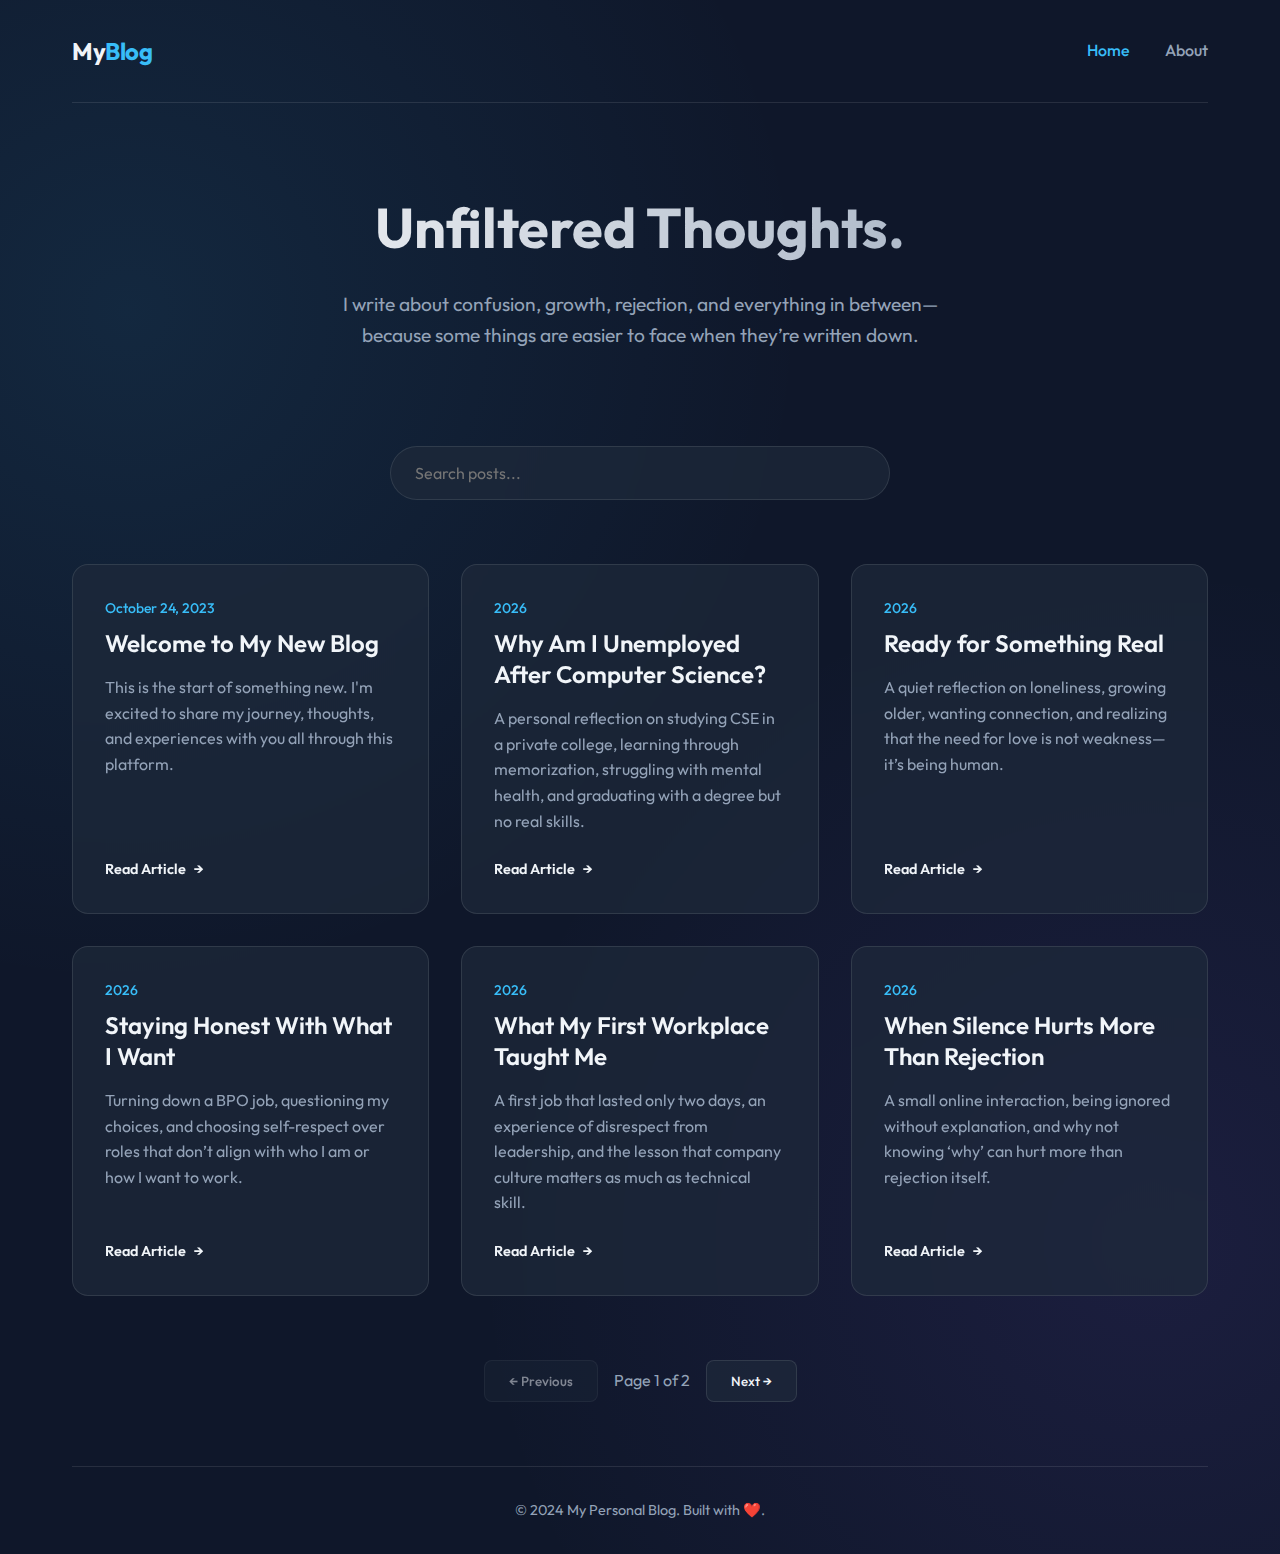
<file: index.html>
<!DOCTYPE html>
<html lang="en">

<head>
    <meta charset="UTF-8">
    <meta name="viewport" content="width=device-width, initial-scale=1.0">
    <title>My Personal Blog</title>
    <link rel="stylesheet" href="css/style.css">
</head>

<body>

    <div class="container">
        <header>
            <a href="index.html" class="logo">My<span>Blog</span></a>
            <nav>
                <a href="index.html" class="active">Home</a>
                <a href="about.html">About</a>
            </nav>
        </header>

        <section class="hero">
            <h1>Unfiltered Thoughts.</h1>
            <p>I write about confusion, growth, rejection, and everything in between—because some things are easier to
                face when they’re written down.</p>
        </section>

        <div class="search-container">
            <input type="text" id="search-input" placeholder="Search posts...">
        </div>

        <div id="blog-grid" class="blog-grid">
            <!-- Posts will be injected here by JS -->
        </div>

        <div class="pagination">
            <button id="prev-btn" class="page-btn">← Previous</button>
            <span id="page-info" style="align-self: center; color: var(--text-secondary);">Page 1 of 1</span>
            <button id="next-btn" class="page-btn">Next →</button>
        </div>

        <footer>
            <p>&copy; 2024 My Personal Blog. Built with ❤️.</p>
        </footer>
    </div>

    <!-- Load Data First -->
    <script src="js/data.js"></script>
    <!-- Load Logic Second -->
    <script src="js/script.js"></script>
</body>

</html>
</file>
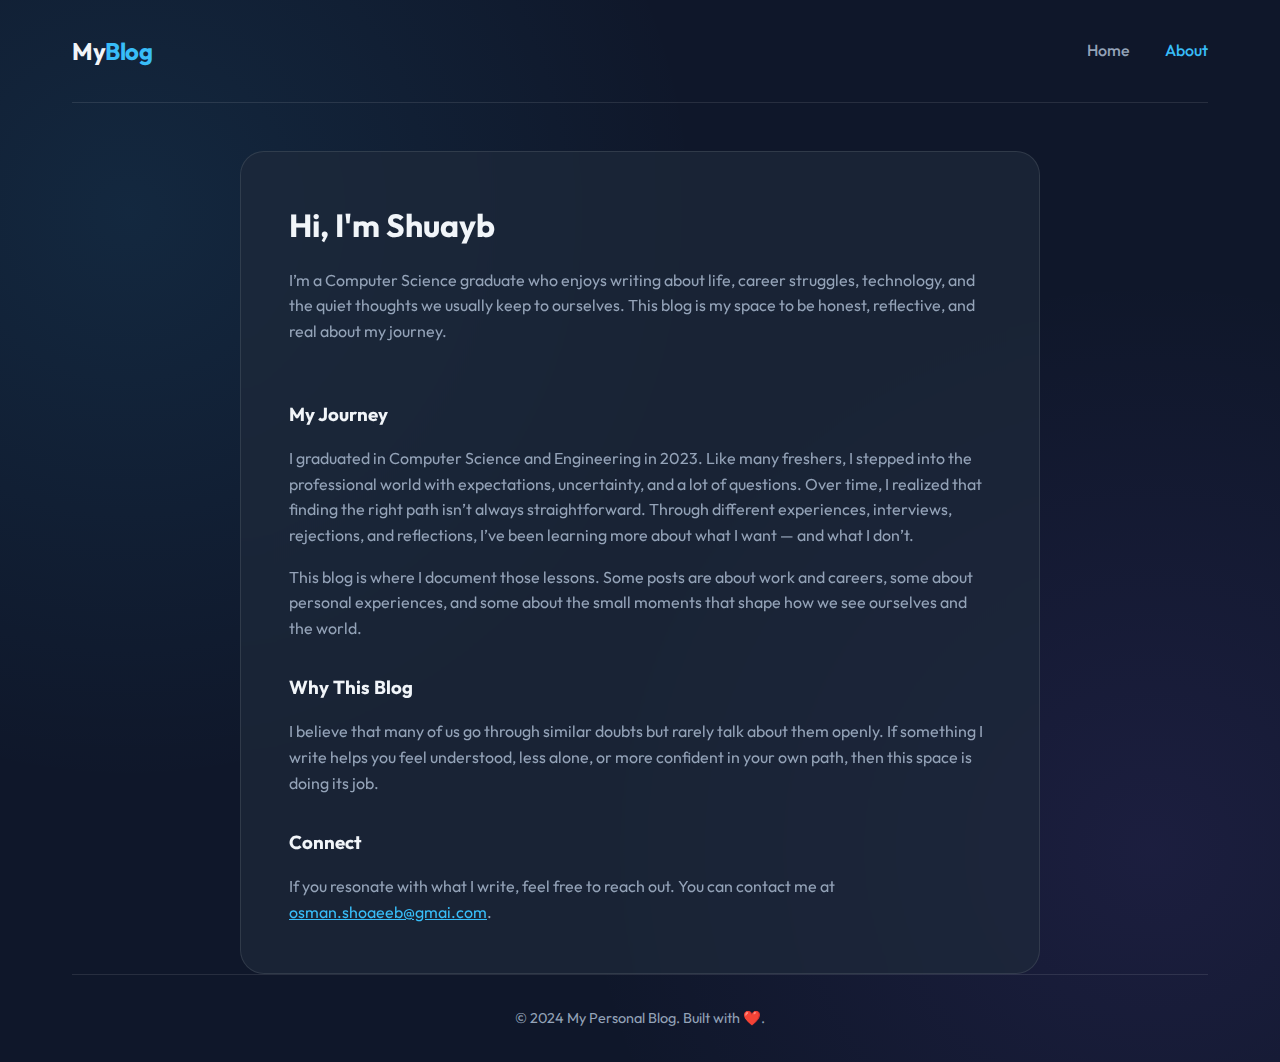
<file: about.html>
<!DOCTYPE html>
<html lang="en">

<head>
    <meta charset="UTF-8">
    <meta name="viewport" content="width=device-width, initial-scale=1.0">
    <title>About Me - My Personal Blog</title>
    <link rel="stylesheet" href="css/style.css">
</head>

<body>

    <div class="container">
        <header>
            <a href="index.html" class="logo">My<span>Blog</span></a>
            <nav>
                <a href="index.html">Home</a>
                <a href="about.html" class="active">About</a>
            </nav>
        </header>

        <section class="about-section">
            <div class="about-header">
                <!-- <div class="profile-img">ME</div> -->
                <div class="about-content">
                    <h2>Hi, I'm Shuayb</h2>
                    <p>
                        I’m a Computer Science graduate who enjoys writing about life, career struggles, technology,
                        and the quiet thoughts we usually keep to ourselves. This blog is my space to be honest,
                        reflective,
                        and real about my journey.
                    </p>
                </div>
            </div>

            <div class="about-body">
                <h3 style="margin-bottom: 1rem; color: var(--text-primary);">My Journey</h3>
                <p style="color: var(--text-secondary); margin-bottom: 1rem;">
                    I graduated in Computer Science and Engineering in 2023. Like many freshers, I stepped into the
                    professional
                    world with expectations, uncertainty, and a lot of questions. Over time, I realized that finding the
                    right
                    path isn’t always straightforward. Through different experiences, interviews, rejections, and
                    reflections,
                    I’ve been learning more about what I want — and what I don’t.
                </p>

                <p style="color: var(--text-secondary); margin-bottom: 1rem;">
                    This blog is where I document those lessons. Some posts are about work and careers, some about
                    personal
                    experiences, and some about the small moments that shape how we see ourselves and the world.
                </p>

                <h3 style="margin-bottom: 1rem; color: var(--text-primary); margin-top: 2rem;">Why This Blog</h3>
                <p style="color: var(--text-secondary);">
                    I believe that many of us go through similar doubts but rarely talk about them openly. If something
                    I write
                    helps you feel understood, less alone, or more confident in your own path, then this space is doing
                    its job.
                </p>

                <h3 style="margin-bottom: 1rem; color: var(--text-primary); margin-top: 2rem;">Connect</h3>
                <p style="color: var(--text-secondary);">
                    If you resonate with what I write, feel free to reach out. You can contact me at
                    <a href="#" style="color: var(--accent-color);">osman.shoaeeb@gmai.com</a>.
                </p>
            </div>
        </section>

        <footer>
            <p>&copy; 2024 My Personal Blog. Built with ❤️.</p>
        </footer>
    </div>

</body>

</html>
</file>
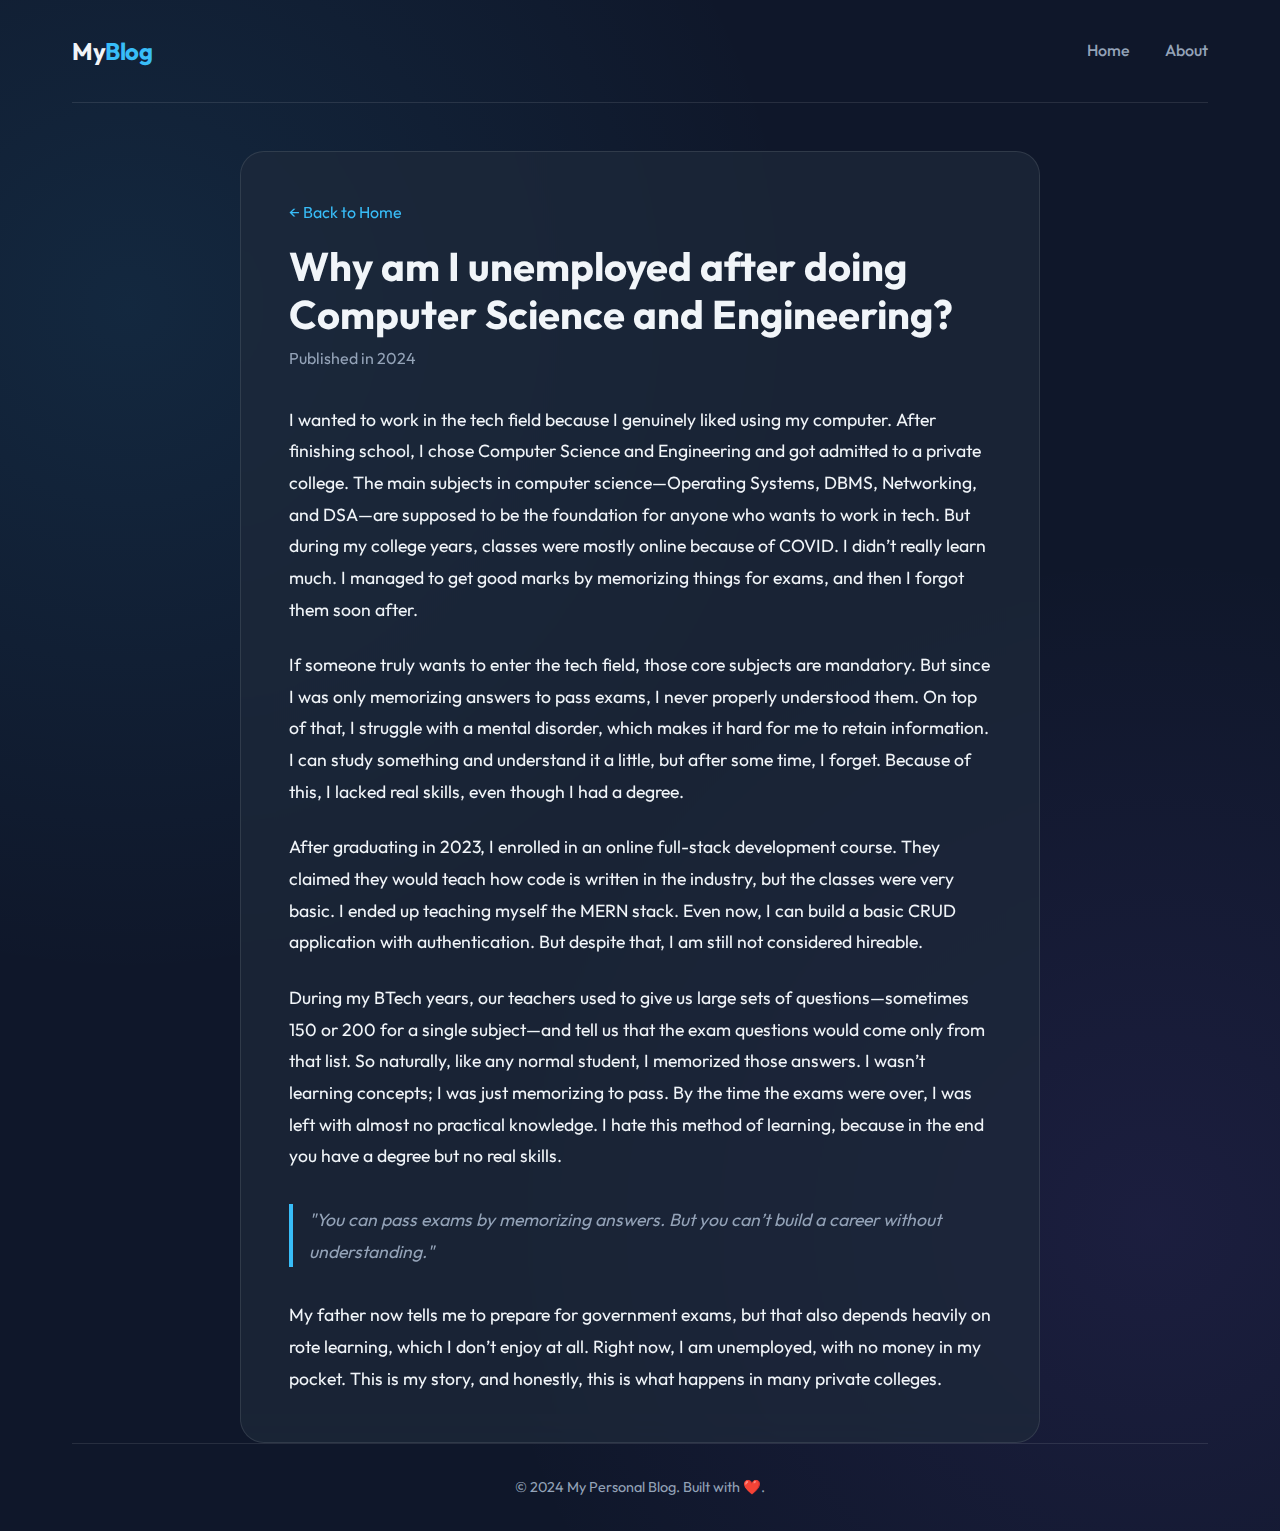
<file: posts/blog1.html>
<!DOCTYPE html>
<html lang="en">

<head>
    <meta charset="UTF-8">
    <meta name="viewport" content="width=device-width, initial-scale=1.0">
    <title>Why am I unemployed after doing Computer Science and Engineering? - My Personal Blog</title>
    <link rel="stylesheet" href="../css/style.css">

    <!-- Google Analytics -->
    <script async src="https://www.googletagmanager.com/gtag/js?id=G-RGNS467E7T"></script>
    <script>
        window.dataLayer = window.dataLayer || [];
        function gtag() { dataLayer.push(arguments); }
        gtag('js', new Date());
        gtag('config', 'G-RGNS467E7T');
    </script>

    <!-- SEO Meta Tags -->
    <meta name="description"
        content="Why am I unemployed after Computer Science? A reflection on the education system, rote learning, and the gap between degrees and skills.">
    <link rel="canonical" href="https://shoaeeb.github.io/MyPersonalBlog/posts/blog1.html">

    <!-- Open Graph -->
    <meta property="og:type" content="article">
    <meta property="og:url" content="https://shoaeeb.github.io/MyPersonalBlog/posts/blog1.html">
    <meta property="og:title" content="Why am I unemployed after doing Computer Science?">
    <meta property="og:description"
        content="Why am I unemployed after Computer Science? A reflection on the education system, rote learning, and the gap between degrees and skills.">
    <meta property="og:image" content="https://shoaeeb.github.io/MyPersonalBlog/assets/og-image.jpg">
</head>

<body>

    <div class="container">
        <header>
            <a href="../index.html" class="logo">My<span>Blog</span></a>
            <nav>
                <a href="../index.html">Home</a>
                <a href="../about.html">About</a>
            </nav>
        </header>

        <article class="about-section" style="margin-top: 2rem;">
            <a href="../index.html"
                style="color: var(--accent-color); text-decoration: none; display: inline-block; margin-bottom: 1rem;">
                ← Back to Home
            </a>

            <h1 style="font-size: 2.5rem; margin-bottom: 0.5rem; line-height: 1.2;">
                Why am I unemployed after doing Computer Science and Engineering?
            </h1>
            <div style="color: var(--text-secondary); margin-bottom: 2rem;">
                Published in 2024
            </div>

            <div class="blog-content" style="color: var(--text-primary); line-height: 1.8; font-size: 1.1rem;">

                <p style="margin-bottom: 1.5rem;">
                    I wanted to work in the tech field because I genuinely liked using my computer. After finishing
                    school,
                    I chose Computer Science and Engineering and got admitted to a private college. The main subjects in
                    computer science—Operating Systems, DBMS, Networking, and DSA—are supposed to be the foundation for
                    anyone who wants to work in tech. But during my college years, classes were mostly online because of
                    COVID. I didn’t really learn much. I managed to get good marks by memorizing things for exams, and
                    then I forgot them soon after.
                </p>

                <p style="margin-bottom: 1.5rem;">
                    If someone truly wants to enter the tech field, those core subjects are mandatory. But since I was
                    only memorizing answers to pass exams, I never properly understood them. On top of that, I struggle
                    with a mental disorder, which makes it hard for me to retain information. I can study something and
                    understand it a little, but after some time, I forget. Because of this, I lacked real skills, even
                    though I had a degree.
                </p>

                <p style="margin-bottom: 1.5rem;">
                    After graduating in 2023, I enrolled in an online full-stack development course. They claimed they
                    would teach how code is written in the industry, but the classes were very basic. I ended up
                    teaching myself the MERN stack. Even now, I can build a basic CRUD application with authentication.
                    But despite that, I am still not considered hireable.
                </p>

                <p style="margin-bottom: 1.5rem;">
                    During my BTech years, our teachers used to give us large sets of questions—sometimes 150 or 200 for
                    a
                    single subject—and tell us that the exam questions would come only from that list. So naturally,
                    like
                    any normal student, I memorized those answers. I wasn’t learning concepts; I was just memorizing to
                    pass. By the time the exams were over, I was left with almost no practical knowledge. I hate this
                    method of learning, because in the end you have a degree but no real skills.
                </p>

                <blockquote
                    style="border-left: 4px solid var(--accent-color); padding-left: 1rem; font-style: italic; color: var(--text-secondary); margin: 2rem 0;">
                    "You can pass exams by memorizing answers. But you can’t build a career without understanding."
                </blockquote>

                <p>
                    My father now tells me to prepare for government exams, but that also depends heavily on rote
                    learning, which I don’t enjoy at all. Right now, I am unemployed, with no money in my pocket. This
                    is my story, and honestly, this is what happens in many private colleges.
                </p>

            </div>
        </article>

        <footer>
            <p>&copy; 2024 My Personal Blog. Built with ❤️.</p>
        </footer>
    </div>

</body>

</html>
</file>
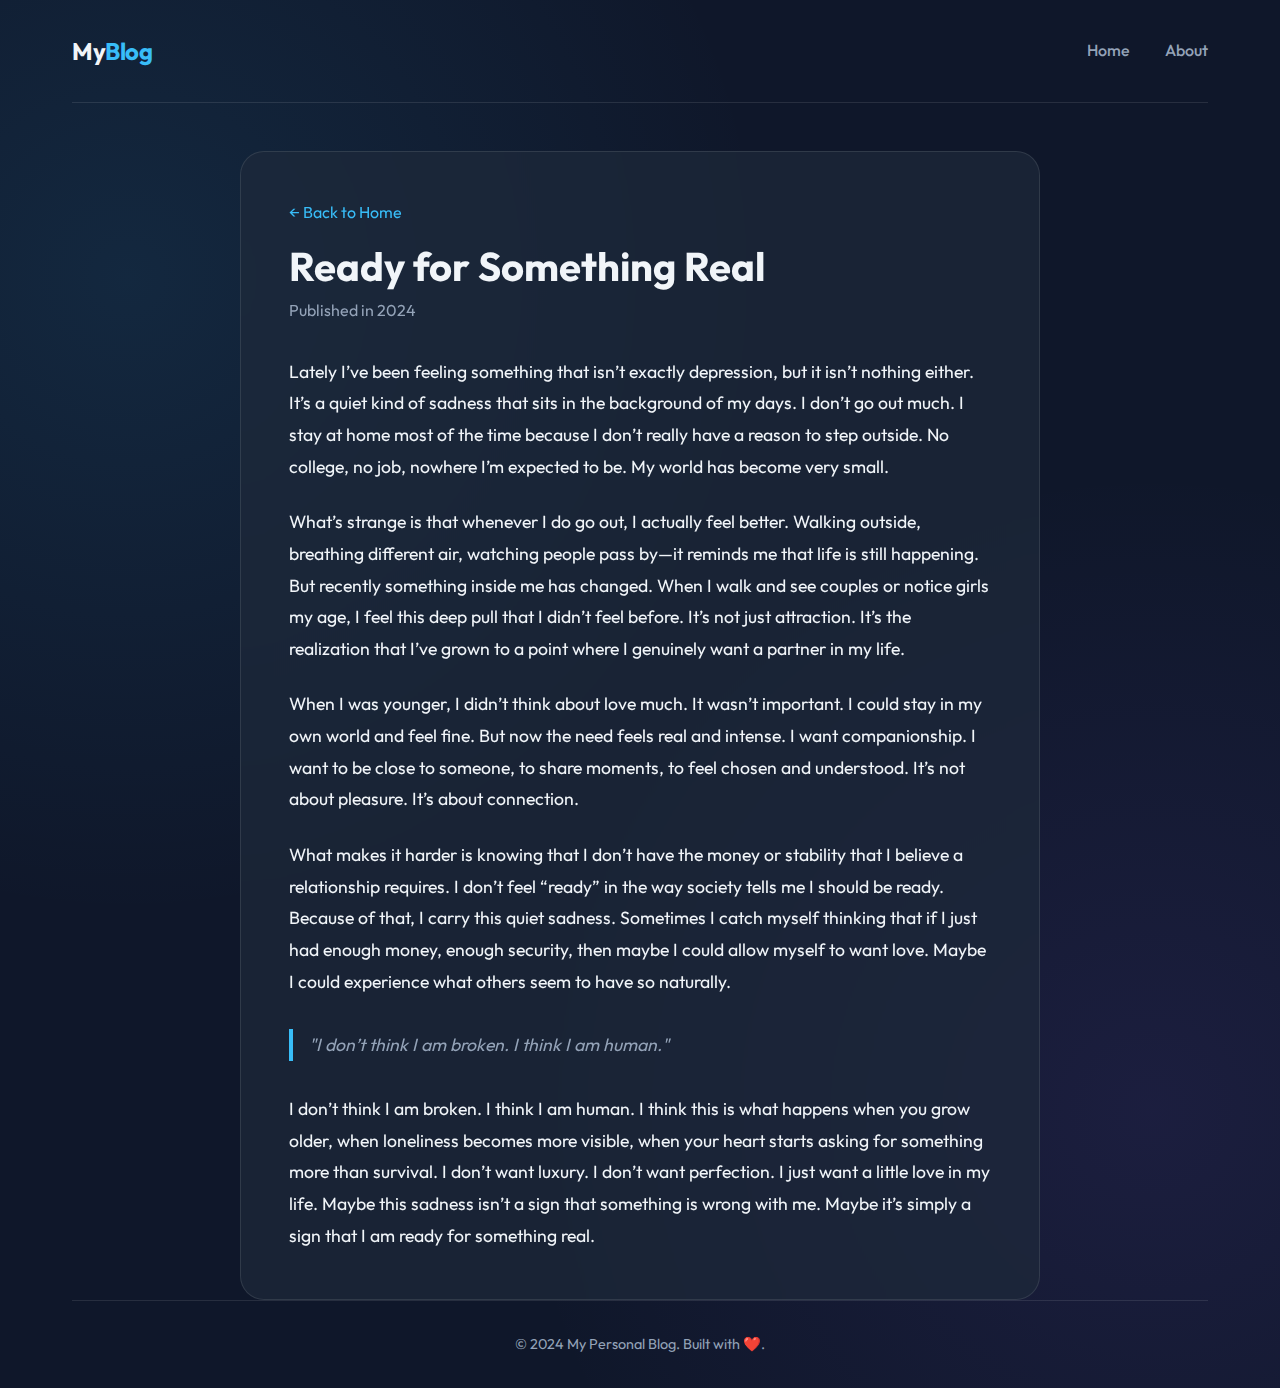
<file: posts/blog2.html>
<!DOCTYPE html>
<html lang="en">

<head>
    <meta charset="UTF-8">
    <meta name="viewport" content="width=device-width, initial-scale=1.0">
    <title>Ready for Something Real - My Personal Blog</title>
    <link rel="stylesheet" href="../css/style.css">

    <!-- Google Analytics -->
    <script async src="https://www.googletagmanager.com/gtag/js?id=G-RGNS467E7T"></script>
    <script>
        window.dataLayer = window.dataLayer || [];
        function gtag() { dataLayer.push(arguments); }
        gtag('js', new Date());
        gtag('config', 'G-RGNS467E7T');
    </script>

    <!-- SEO Meta Tags -->
    <meta name="description"
        content="Ready for Something Real - A personal essay on loneliness, growing older, and the human need for connection and love.">
    <link rel="canonical" href="https://shoaeeb.github.io/MyPersonalBlog/posts/blog2.html">

    <!-- Open Graph -->
    <meta property="og:type" content="article">
    <meta property="og:url" content="https://shoaeeb.github.io/MyPersonalBlog/posts/blog2.html">
    <meta property="og:title" content="Ready for Something Real">
    <meta property="og:description"
        content="Ready for Something Real - A personal essay on loneliness, growing older, and the human need for connection and love.">
    <meta property="og:image" content="https://shoaeeb.github.io/MyPersonalBlog/assets/og-image.jpg">
</head>

<body>

    <div class="container">
        <header>
            <a href="../index.html" class="logo">My<span>Blog</span></a>
            <nav>
                <a href="../index.html">Home</a>
                <a href="../about.html">About</a>
            </nav>
        </header>

        <article class="about-section" style="margin-top: 2rem;">
            <a href="../index.html"
                style="color: var(--accent-color); text-decoration: none; display: inline-block; margin-bottom: 1rem;">
                ← Back to Home
            </a>

            <h1 style="font-size: 2.5rem; margin-bottom: 0.5rem; line-height: 1.2;">
                Ready for Something Real
            </h1>
            <div style="color: var(--text-secondary); margin-bottom: 2rem;">
                Published in 2024
            </div>

            <div class="blog-content" style="color: var(--text-primary); line-height: 1.8; font-size: 1.1rem;">

                <p style="margin-bottom: 1.5rem;">
                    Lately I’ve been feeling something that isn’t exactly depression, but it isn’t nothing either.
                    It’s a quiet kind of sadness that sits in the background of my days. I don’t go out much.
                    I stay at home most of the time because I don’t really have a reason to step outside.
                    No college, no job, nowhere I’m expected to be. My world has become very small.
                </p>

                <p style="margin-bottom: 1.5rem;">
                    What’s strange is that whenever I do go out, I actually feel better. Walking outside, breathing
                    different air, watching people pass by—it reminds me that life is still happening. But recently
                    something inside me has changed. When I walk and see couples or notice girls my age, I feel this
                    deep pull that I didn’t feel before. It’s not just attraction. It’s the realization that I’ve
                    grown to a point where I genuinely want a partner in my life.
                </p>

                <p style="margin-bottom: 1.5rem;">
                    When I was younger, I didn’t think about love much. It wasn’t important. I could stay in my own
                    world and feel fine. But now the need feels real and intense. I want companionship. I want to be
                    close to someone, to share moments, to feel chosen and understood. It’s not about pleasure.
                    It’s about connection.
                </p>

                <p style="margin-bottom: 1.5rem;">
                    What makes it harder is knowing that I don’t have the money or stability that I believe a
                    relationship requires. I don’t feel “ready” in the way society tells me I should be ready.
                    Because of that, I carry this quiet sadness. Sometimes I catch myself thinking that if I just had
                    enough money, enough security, then maybe I could allow myself to want love. Maybe I could
                    experience what others seem to have so naturally.
                </p>

                <blockquote
                    style="border-left: 4px solid var(--accent-color); padding-left: 1rem; font-style: italic; color: var(--text-secondary); margin: 2rem 0;">
                    "I don’t think I am broken. I think I am human."
                </blockquote>

                <p>
                    I don’t think I am broken. I think I am human. I think this is what happens when you grow older,
                    when loneliness becomes more visible, when your heart starts asking for something more than
                    survival. I don’t want luxury. I don’t want perfection. I just want a little love in my life.
                    Maybe this sadness isn’t a sign that something is wrong with me. Maybe it’s simply a sign that
                    I am ready for something real.
                </p>

            </div>
        </article>

        <footer>
            <p>&copy; 2024 My Personal Blog. Built with ❤️.</p>
        </footer>
    </div>

</body>

</html>
</file>
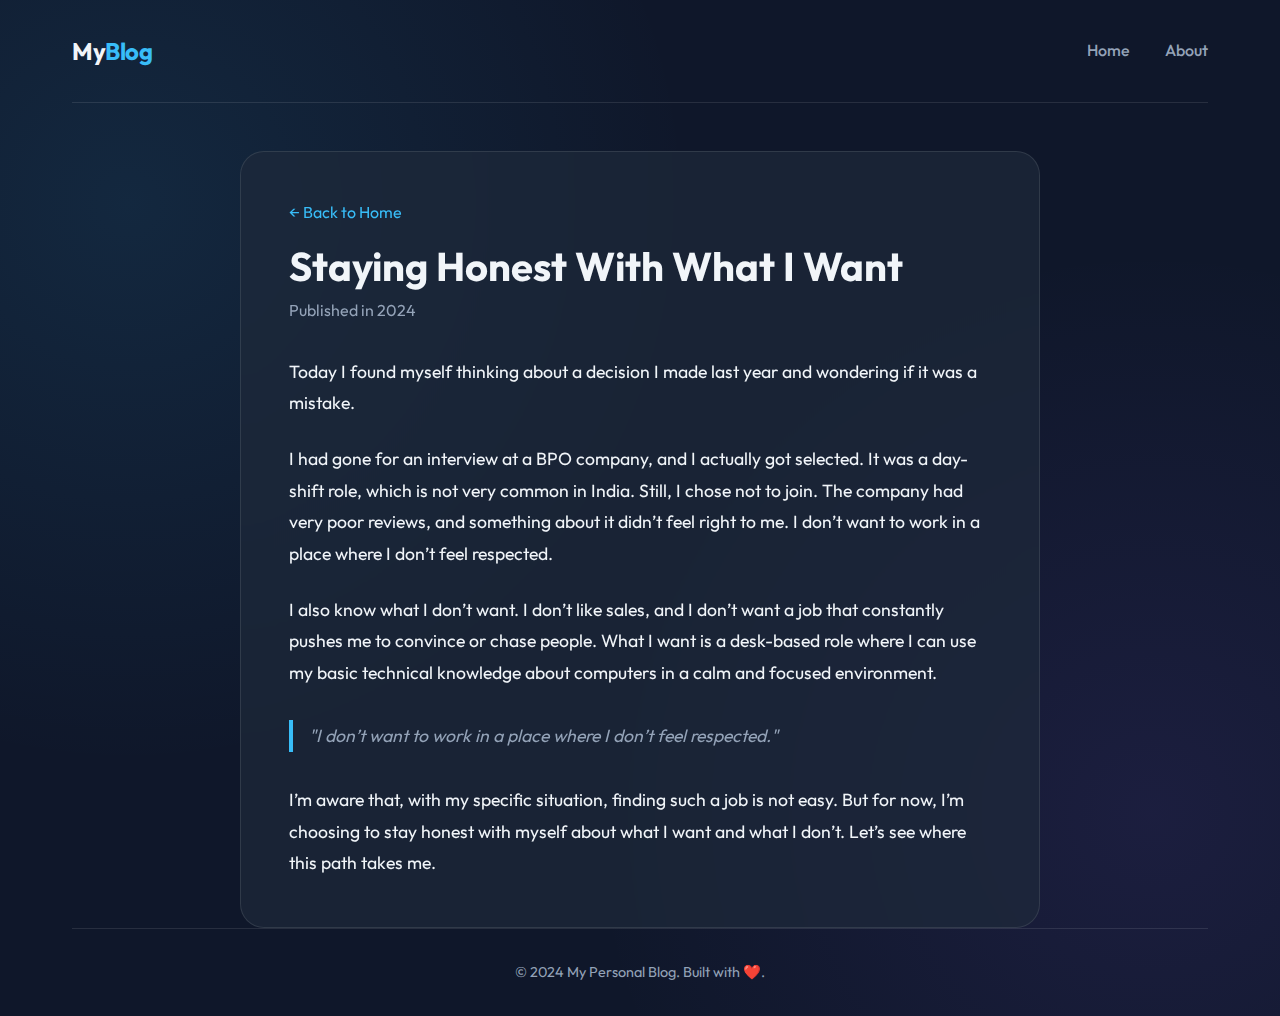
<file: posts/blog3.html>
<!DOCTYPE html>
<html lang="en">

<head>
    <meta charset="UTF-8">
    <meta name="viewport" content="width=device-width, initial-scale=1.0">
    <title>Staying Honest With What I Want - My Personal Blog</title>
    <link rel="stylesheet" href="../css/style.css">
</head>

<body>

    <div class="container">
        <header>
            <a href="../index.html" class="logo">My<span>Blog</span></a>
            <nav>
                <a href="../index.html">Home</a>
                <a href="../about.html">About</a>
            </nav>
        </header>

        <article class="about-section" style="margin-top: 2rem;">
            <a href="../index.html"
                style="color: var(--accent-color); text-decoration: none; display: inline-block; margin-bottom: 1rem;">
                ← Back to Home
            </a>

            <h1 style="font-size: 2.5rem; margin-bottom: 0.5rem; line-height: 1.2;">
                Staying Honest With What I Want
            </h1>
            <div style="color: var(--text-secondary); margin-bottom: 2rem;">
                Published in 2024
            </div>

            <div class="blog-content" style="color: var(--text-primary); line-height: 1.8; font-size: 1.1rem;">

                <p style="margin-bottom: 1.5rem;">
                    Today I found myself thinking about a decision I made last year and wondering if it was a mistake.
                </p>

                <p style="margin-bottom: 1.5rem;">
                    I had gone for an interview at a BPO company, and I actually got selected. It was a day-shift role,
                    which is not very common in India. Still, I chose not to join. The company had very poor reviews,
                    and something about it didn’t feel right to me. I don’t want to work in a place where I don’t feel
                    respected.
                </p>

                <p style="margin-bottom: 1.5rem;">
                    I also know what I don’t want. I don’t like sales, and I don’t want a job that constantly pushes me
                    to convince or chase people. What I want is a desk-based role where I can use my basic technical
                    knowledge about computers in a calm and focused environment.
                </p>

                <blockquote
                    style="border-left: 4px solid var(--accent-color); padding-left: 1rem; font-style: italic; color: var(--text-secondary); margin: 2rem 0;">
                    "I don’t want to work in a place where I don’t feel respected."
                </blockquote>

                <p>
                    I’m aware that, with my specific situation, finding such a job is not easy. But for now, I’m
                    choosing
                    to stay honest with myself about what I want and what I don’t. Let’s see where this path takes me.
                </p>

            </div>
        </article>

        <footer>
            <p>&copy; 2024 My Personal Blog. Built with ❤️.</p>
        </footer>
    </div>

</body>

</html>
</file>
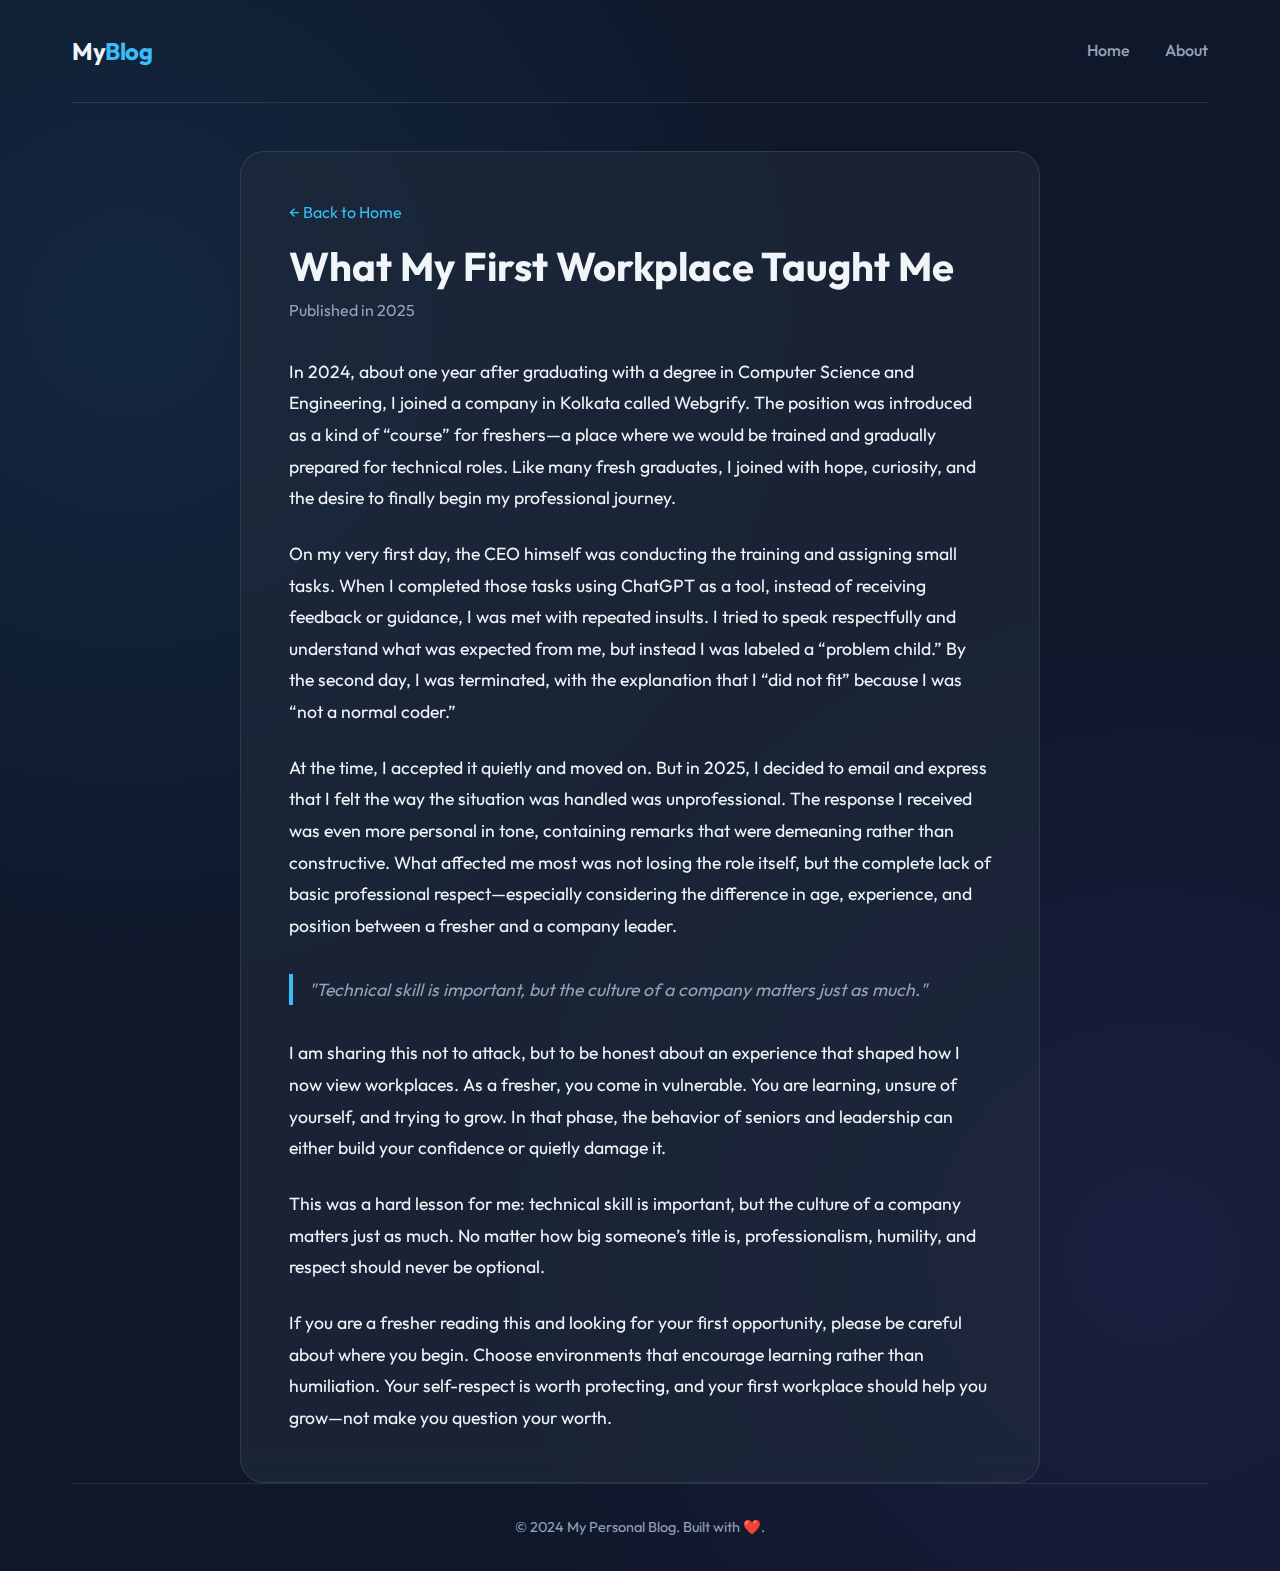
<file: posts/blog4.html>
<!DOCTYPE html>
<html lang="en">

<head>
    <meta charset="UTF-8">
    <meta name="viewport" content="width=device-width, initial-scale=1.0">
    <title>What My First Workplace Taught Me - My Personal Blog</title>
    <link rel="stylesheet" href="../css/style.css">

    <!-- Google Analytics -->
    <script async src="https://www.googletagmanager.com/gtag/js?id=G-RGNS467E7T"></script>
    <script>
        window.dataLayer = window.dataLayer || [];
        function gtag() { dataLayer.push(arguments); }
        gtag('js', new Date());
        gtag('config', 'G-RGNS467E7T');
    </script>

    <!-- SEO Meta Tags -->
    <meta name="description"
        content="What My First Workplace Taught Me - A story about a toxic work environment, disrespect, and learning that company culture matters.">
    <link rel="canonical" href="https://shoaeeb.github.io/MyPersonalBlog/posts/blog4.html">

    <!-- Open Graph -->
    <meta property="og:type" content="article">
    <meta property="og:url" content="https://shoaeeb.github.io/MyPersonalBlog/posts/blog4.html">
    <meta property="og:title" content="What My First Workplace Taught Me">
    <meta property="og:description"
        content="What My First Workplace Taught Me - A story about a toxic work environment, disrespect, and learning that company culture matters.">
    <meta property="og:image" content="https://shoaeeb.github.io/MyPersonalBlog/assets/og-image.jpg">
</head>

<body>

    <div class="container">
        <header>
            <a href="../index.html" class="logo">My<span>Blog</span></a>
            <nav>
                <a href="../index.html">Home</a>
                <a href="../about.html">About</a>
            </nav>
        </header>

        <article class="about-section" style="margin-top: 2rem;">
            <a href="../index.html"
                style="color: var(--accent-color); text-decoration: none; display: inline-block; margin-bottom: 1rem;">
                ← Back to Home
            </a>

            <h1 style="font-size: 2.5rem; margin-bottom: 0.5rem; line-height: 1.2;">
                What My First Workplace Taught Me
            </h1>
            <div style="color: var(--text-secondary); margin-bottom: 2rem;">
                Published in 2025
            </div>

            <div class="blog-content" style="color: var(--text-primary); line-height: 1.8; font-size: 1.1rem;">

                <p style="margin-bottom: 1.5rem;">
                    In 2024, about one year after graduating with a degree in Computer Science and Engineering, I joined
                    a company in Kolkata called Webgrify. The position was introduced as a kind of “course” for
                    freshers—a
                    place where we would be trained and gradually prepared for technical roles. Like many fresh
                    graduates, I joined with hope, curiosity, and the desire to finally begin my professional journey.
                </p>

                <p style="margin-bottom: 1.5rem;">
                    On my very first day, the CEO himself was conducting the training and assigning small tasks. When I
                    completed those tasks using ChatGPT as a tool, instead of receiving feedback or guidance, I was met
                    with repeated insults. I tried to speak respectfully and understand what was expected from me, but
                    instead I was labeled a “problem child.” By the second day, I was terminated, with the explanation
                    that I “did not fit” because I was “not a normal coder.”
                </p>

                <p style="margin-bottom: 1.5rem;">
                    At the time, I accepted it quietly and moved on. But in 2025, I decided to email and express that I
                    felt the way the situation was handled was unprofessional. The response I received was even more
                    personal in tone, containing remarks that were demeaning rather than constructive. What affected me
                    most was not losing the role itself, but the complete lack of basic professional respect—especially
                    considering the difference in age, experience, and position between a fresher and a company leader.
                </p>

                <blockquote
                    style="border-left: 4px solid var(--accent-color); padding-left: 1rem; font-style: italic; color: var(--text-secondary); margin: 2rem 0;">
                    "Technical skill is important, but the culture of a company matters just as much."
                </blockquote>

                <p style="margin-bottom: 1.5rem;">
                    I am sharing this not to attack, but to be honest about an experience that shaped how I now view
                    workplaces. As a fresher, you come in vulnerable. You are learning, unsure of yourself, and trying
                    to grow. In that phase, the behavior of seniors and leadership can either build your confidence or
                    quietly damage it.
                </p>

                <p style="margin-bottom: 1.5rem;">
                    This was a hard lesson for me: technical skill is important, but the culture of a company matters
                    just as much. No matter how big someone’s title is, professionalism, humility, and respect should
                    never be optional.
                </p>

                <p>
                    If you are a fresher reading this and looking for your first opportunity, please be careful about
                    where you begin. Choose environments that encourage learning rather than humiliation. Your
                    self-respect is worth protecting, and your first workplace should help you grow—not make you
                    question your worth.
                </p>

            </div>
        </article>

        <footer>
            <p>&copy; 2024 My Personal Blog. Built with ❤️.</p>
        </footer>
    </div>

</body>

</html>
</file>
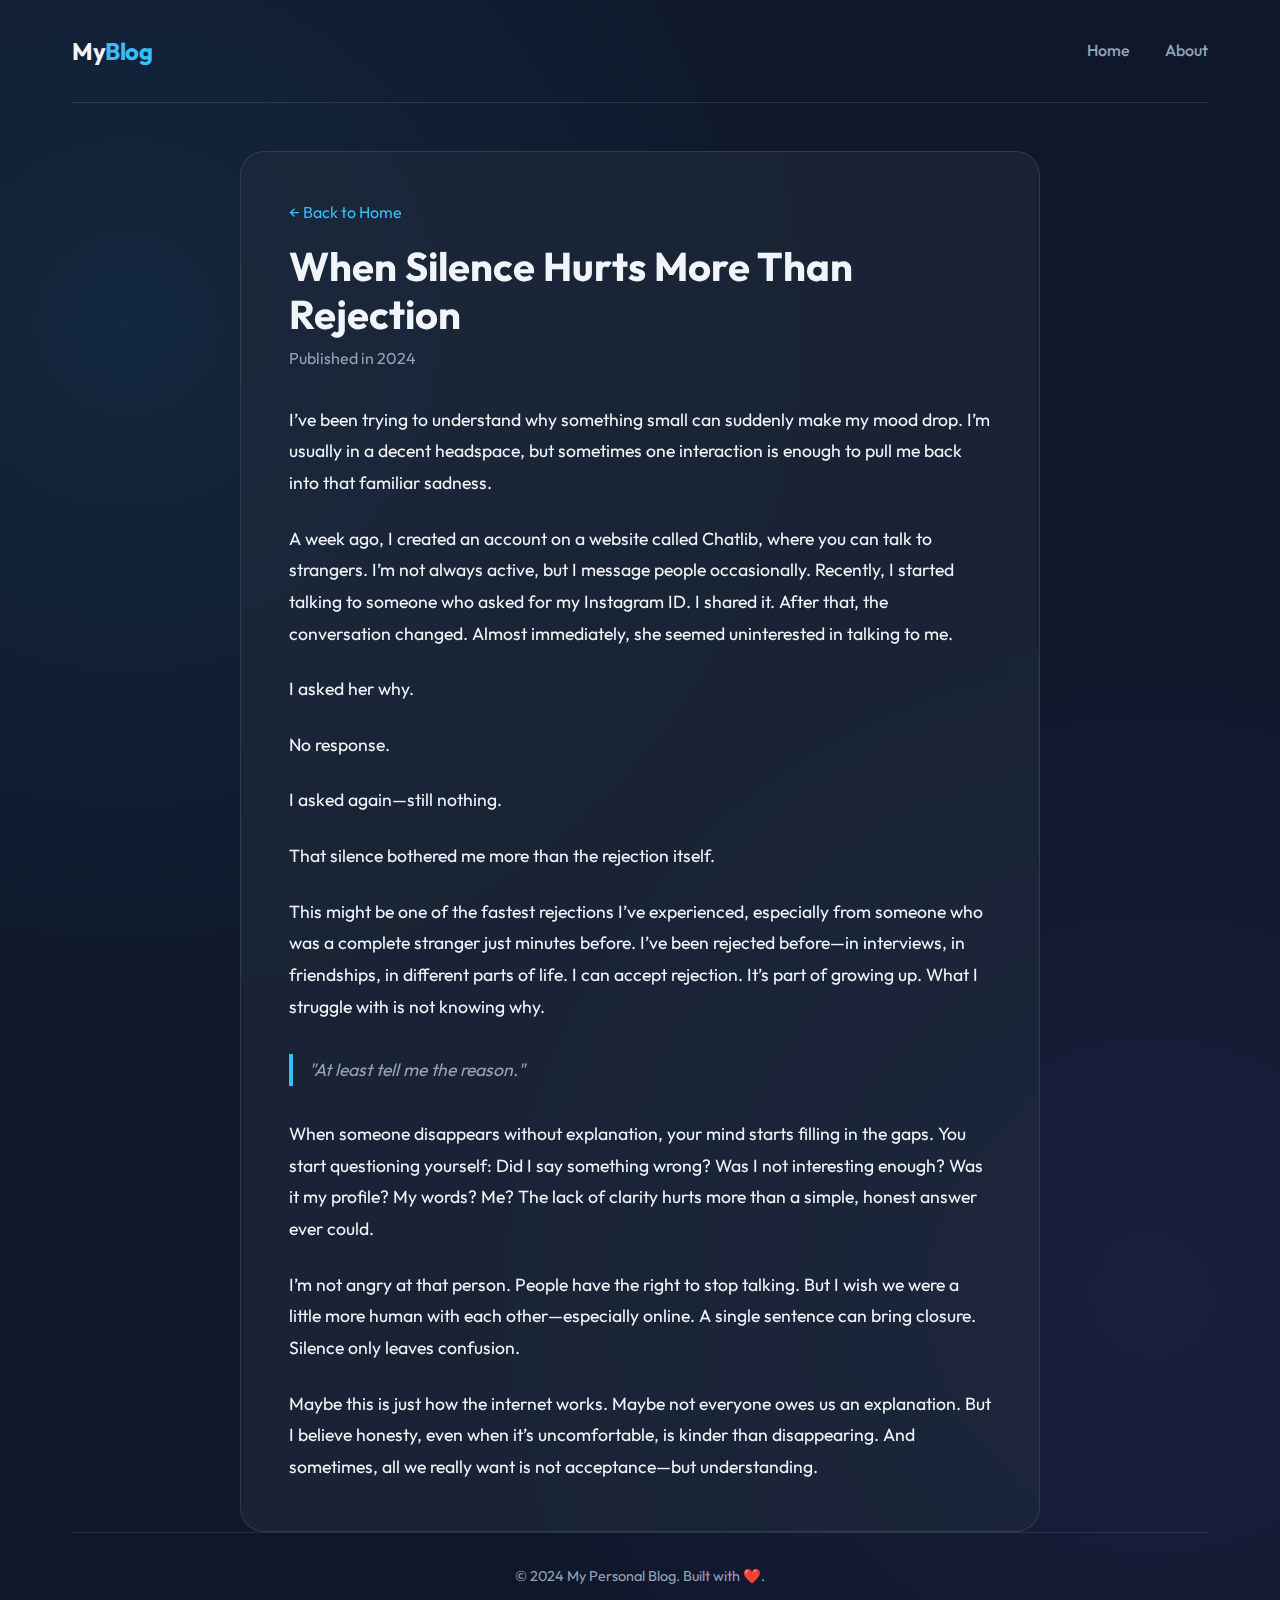
<file: posts/blog5.html>
<!DOCTYPE html>
<html lang="en">

<head>
    <meta charset="UTF-8">
    <meta name="viewport" content="width=device-width, initial-scale=1.0">
    <title>When Silence Hurts More Than Rejection - My Personal Blog</title>
    <link rel="stylesheet" href="../css/style.css">

    <!-- Google Analytics -->
    <script async src="https://www.googletagmanager.com/gtag/js?id=G-RGNS467E7T"></script>
    <script>
        window.dataLayer = window.dataLayer || [];
        function gtag() { dataLayer.push(arguments); }
        gtag('js', new Date());
        gtag('config', 'G-RGNS467E7T');
    </script>

    <!-- SEO Meta Tags -->
    <meta name="description"
        content="When Silence Hurts More Than Rejection - Reflecting on ghosting, online interactions, and the human need for closure.">
    <link rel="canonical" href="https://shoaeeb.github.io/MyPersonalBlog/posts/blog5.html">

    <!-- Open Graph -->
    <meta property="og:type" content="article">
    <meta property="og:url" content="https://shoaeeb.github.io/MyPersonalBlog/posts/blog5.html">
    <meta property="og:title" content="When Silence Hurts More Than Rejection">
    <meta property="og:description"
        content="When Silence Hurts More Than Rejection - Reflecting on ghosting, online interactions, and the human need for closure.">
    <meta property="og:image" content="https://shoaeeb.github.io/MyPersonalBlog/assets/og-image.jpg">
</head>

<body>

    <div class="container">
        <header>
            <a href="../index.html" class="logo">My<span>Blog</span></a>
            <nav>
                <a href="../index.html">Home</a>
                <a href="../about.html">About</a>
            </nav>
        </header>

        <article class="about-section" style="margin-top: 2rem;">
            <a href="../index.html"
                style="color: var(--accent-color); text-decoration: none; display: inline-block; margin-bottom: 1rem;">
                ← Back to Home
            </a>

            <h1 style="font-size: 2.5rem; margin-bottom: 0.5rem; line-height: 1.2;">
                When Silence Hurts More Than Rejection
            </h1>
            <div style="color: var(--text-secondary); margin-bottom: 2rem;">
                Published in 2024
            </div>

            <div class="blog-content" style="color: var(--text-primary); line-height: 1.8; font-size: 1.1rem;">

                <p style="margin-bottom: 1.5rem;">
                    I’ve been trying to understand why something small can suddenly make my mood drop. I’m usually in a
                    decent headspace, but sometimes one interaction is enough to pull me back into that familiar
                    sadness.
                </p>

                <p style="margin-bottom: 1.5rem;">
                    A week ago, I created an account on a website called Chatlib, where you can talk to strangers. I’m
                    not always active, but I message people occasionally. Recently, I started talking to someone who
                    asked for my Instagram ID. I shared it. After that, the conversation changed. Almost immediately,
                    she seemed uninterested in talking to me.
                </p>

                <p style="margin-bottom: 1.5rem;">
                    I asked her why.
                </p>

                <p style="margin-bottom: 1.5rem;">
                    No response.
                </p>

                <p style="margin-bottom: 1.5rem;">
                    I asked again—still nothing.
                </p>

                <p style="margin-bottom: 1.5rem;">
                    That silence bothered me more than the rejection itself.
                </p>

                <p style="margin-bottom: 1.5rem;">
                    This might be one of the fastest rejections I’ve experienced, especially from someone who was a
                    complete stranger just minutes before. I’ve been rejected before—in interviews, in friendships, in
                    different parts of life. I can accept rejection. It’s part of growing up. What I struggle with is
                    not knowing why.
                </p>

                <blockquote
                    style="border-left: 4px solid var(--accent-color); padding-left: 1rem; font-style: italic; color: var(--text-secondary); margin: 2rem 0;">
                    "At least tell me the reason."
                </blockquote>

                <p style="margin-bottom: 1.5rem;">
                    When someone disappears without explanation, your mind starts filling in the gaps. You start
                    questioning yourself: Did I say something wrong? Was I not interesting enough? Was it my profile?
                    My words? Me? The lack of clarity hurts more than a simple, honest answer ever could.
                </p>

                <p style="margin-bottom: 1.5rem;">
                    I’m not angry at that person. People have the right to stop talking. But I wish we were a little
                    more human with each other—especially online. A single sentence can bring closure. Silence only
                    leaves confusion.
                </p>

                <p>
                    Maybe this is just how the internet works. Maybe not everyone owes us an explanation. But I believe
                    honesty, even when it’s uncomfortable, is kinder than disappearing. And sometimes, all we really
                    want is not acceptance—but understanding.
                </p>

            </div>
        </article>

        <footer>
            <p>&copy; 2024 My Personal Blog. Built with ❤️.</p>
        </footer>
    </div>

</body>

</html>
</file>
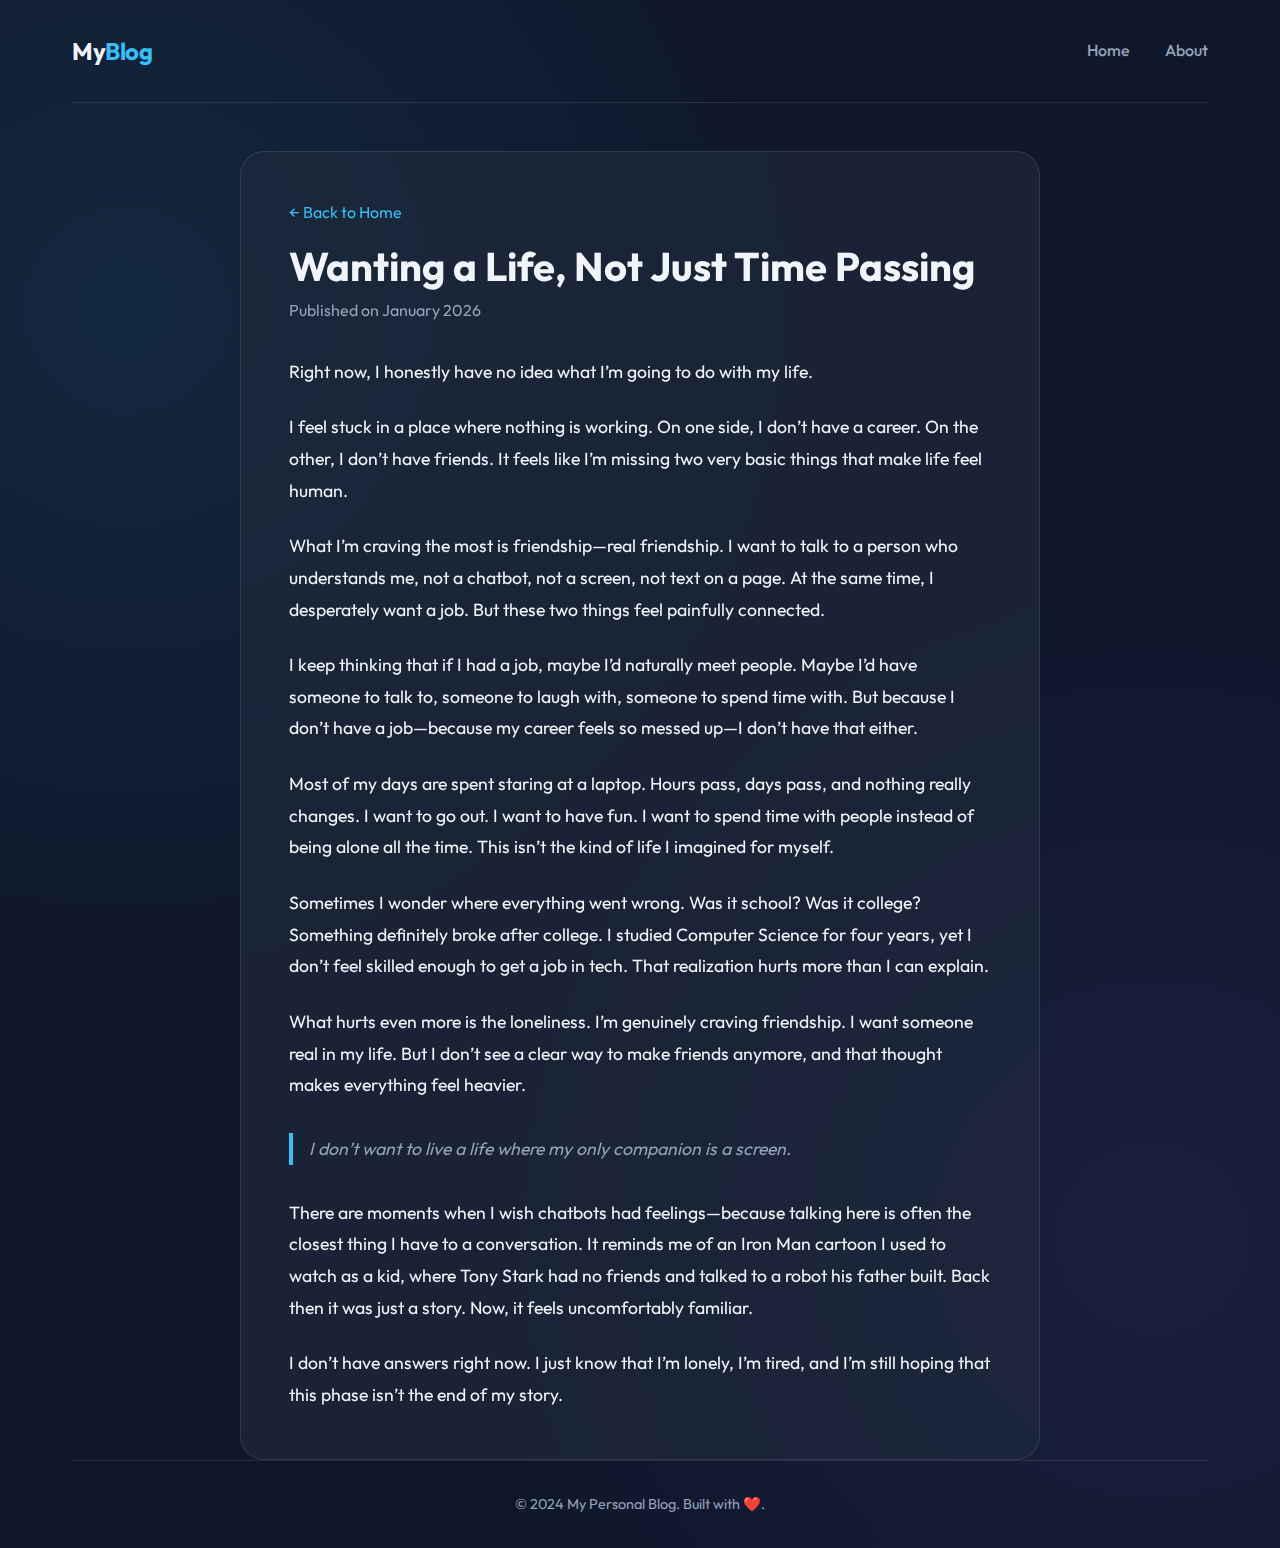
<file: posts/blog6.html>
<!DOCTYPE html>
<html lang="en">

<head>
    <meta charset="UTF-8">
    <meta name="viewport" content="width=device-width, initial-scale=1.0">
    <title>Wanting a Life, Not Just Time Passing - My Personal Blog</title>
    <link rel="stylesheet" href="../css/style.css">
</head>

<body>

    <div class="container">
        <header>
            <a href="../index.html" class="logo">My<span>Blog</span></a>
            <nav>
                <a href="../index.html">Home</a>
                <a href="../about.html">About</a>
            </nav>
        </header>

        <article class="about-section" style="margin-top: 2rem;">
            <a href="../index.html"
                style="color: var(--accent-color); text-decoration: none; display: inline-block; margin-bottom: 1rem;">
                ← Back to Home
            </a>

            <h1 style="font-size: 2.5rem; margin-bottom: 0.5rem; line-height: 1.2;">
                Wanting a Life, Not Just Time Passing
            </h1>
            <div style="color: var(--text-secondary); margin-bottom: 2rem;">
                Published on January 2026
            </div>

            <div class="blog-content" style="color: var(--text-primary); line-height: 1.8; font-size: 1.1rem;">

                <p style="margin-bottom: 1.5rem;">
                    Right now, I honestly have no idea what I’m going to do with my life.
                </p>

                <p style="margin-bottom: 1.5rem;">
                    I feel stuck in a place where nothing is working. On one side, I don’t have a career.
                    On the other, I don’t have friends. It feels like I’m missing two very basic things
                    that make life feel human.
                </p>

                <p style="margin-bottom: 1.5rem;">
                    What I’m craving the most is friendship—real friendship. I want to talk to a person
                    who understands me, not a chatbot, not a screen, not text on a page. At the same time,
                    I desperately want a job. But these two things feel painfully connected.
                </p>

                <p style="margin-bottom: 1.5rem;">
                    I keep thinking that if I had a job, maybe I’d naturally meet people. Maybe I’d have
                    someone to talk to, someone to laugh with, someone to spend time with. But because I
                    don’t have a job—because my career feels so messed up—I don’t have that either.
                </p>

                <p style="margin-bottom: 1.5rem;">
                    Most of my days are spent staring at a laptop. Hours pass, days pass, and nothing really
                    changes. I want to go out. I want to have fun. I want to spend time with people instead
                    of being alone all the time. This isn’t the kind of life I imagined for myself.
                </p>

                <p style="margin-bottom: 1.5rem;">
                    Sometimes I wonder where everything went wrong. Was it school? Was it college?
                    Something definitely broke after college. I studied Computer Science for four years,
                    yet I don’t feel skilled enough to get a job in tech. That realization hurts more than
                    I can explain.
                </p>

                <p style="margin-bottom: 1.5rem;">
                    What hurts even more is the loneliness. I’m genuinely craving friendship. I want
                    someone real in my life. But I don’t see a clear way to make friends anymore, and that
                    thought makes everything feel heavier.
                </p>

                <blockquote
                    style="border-left: 4px solid var(--accent-color); padding-left: 1rem; font-style: italic; color: var(--text-secondary); margin: 2rem 0;">
                    I don’t want to live a life where my only companion is a screen.
                </blockquote>

                <p style="margin-bottom: 1.5rem;">
                    There are moments when I wish chatbots had feelings—because talking here is often the
                    closest thing I have to a conversation. It reminds me of an Iron Man cartoon I used
                    to watch as a kid, where Tony Stark had no friends and talked to a robot his father
                    built. Back then it was just a story. Now, it feels uncomfortably familiar.
                </p>

                <p>
                    I don’t have answers right now. I just know that I’m lonely, I’m tired, and I’m still
                    hoping that this phase isn’t the end of my story.
                </p>

            </div>
        </article>

        <footer>
            <p>&copy; 2024 My Personal Blog. Built with ❤️.</p>
        </footer>
    </div>

</body>

</html>
</file>
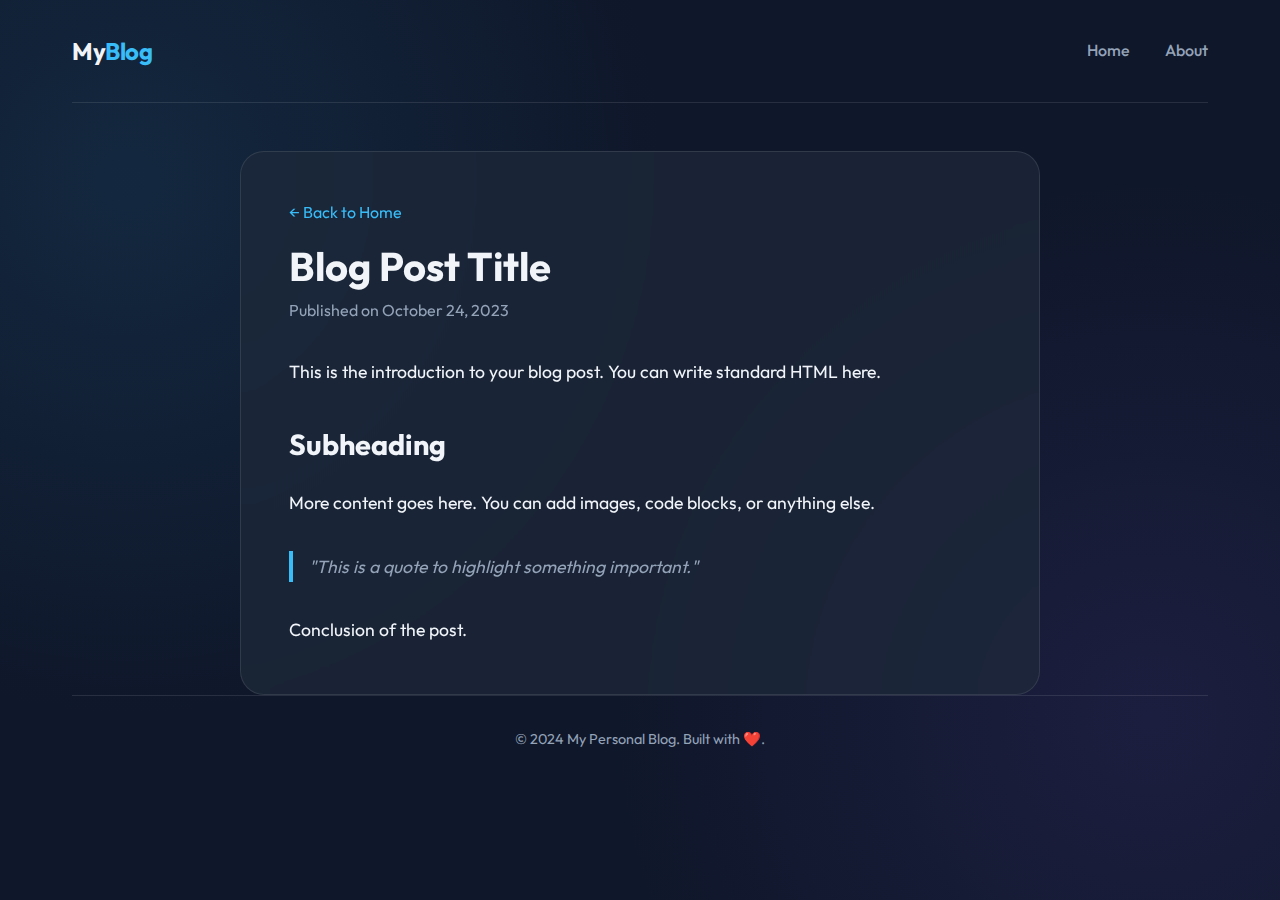
<file: posts/template.html>
<!DOCTYPE html>
<html lang="en">

<head>
    <meta charset="UTF-8">
    <meta name="viewport" content="width=device-width, initial-scale=1.0">
    <title>Blog Post Title - My Personal Blog</title>
    <link rel="stylesheet" href="../css/style.css">
</head>

<body>

    <div class="container">
        <header>
            <a href="../index.html" class="logo">My<span>Blog</span></a>
            <nav>
                <a href="../index.html">Home</a>
                <a href="../about.html">About</a>
            </nav>
        </header>

        <article class="about-section" style="margin-top: 2rem;">
            <a href="../index.html"
                style="color: var(--accent-color); text-decoration: none; display: inline-block; margin-bottom: 1rem;">←
                Back to Home</a>

            <h1 style="font-size: 2.5rem; margin-bottom: 0.5rem; line-height: 1.2;">Blog Post Title</h1>
            <div style="color: var(--text-secondary); margin-bottom: 2rem;">Published on October 24, 2023</div>

            <div class="blog-content" style="color: var(--text-primary); line-height: 1.8; font-size: 1.1rem;">
                <p style="margin-bottom: 1.5rem;">
                    This is the introduction to your blog post. You can write standard HTML here.
                </p>

                <h2 style="font-size: 1.8rem; margin: 2rem 0 1rem;">Subheading</h2>
                <p style="margin-bottom: 1.5rem;">
                    More content goes here. You can add images, code blocks, or anything else.
                </p>

                <blockquote
                    style="border-left: 4px solid var(--accent-color); padding-left: 1rem; font-style: italic; color: var(--text-secondary); margin: 2rem 0;">
                    "This is a quote to highlight something important."
                </blockquote>

                <p>
                    Conclusion of the post.
                </p>
            </div>
        </article>

        <footer>
            <p>&copy; 2024 My Personal Blog. Built with ❤️.</p>
        </footer>
    </div>

</body>

</html>
</file>
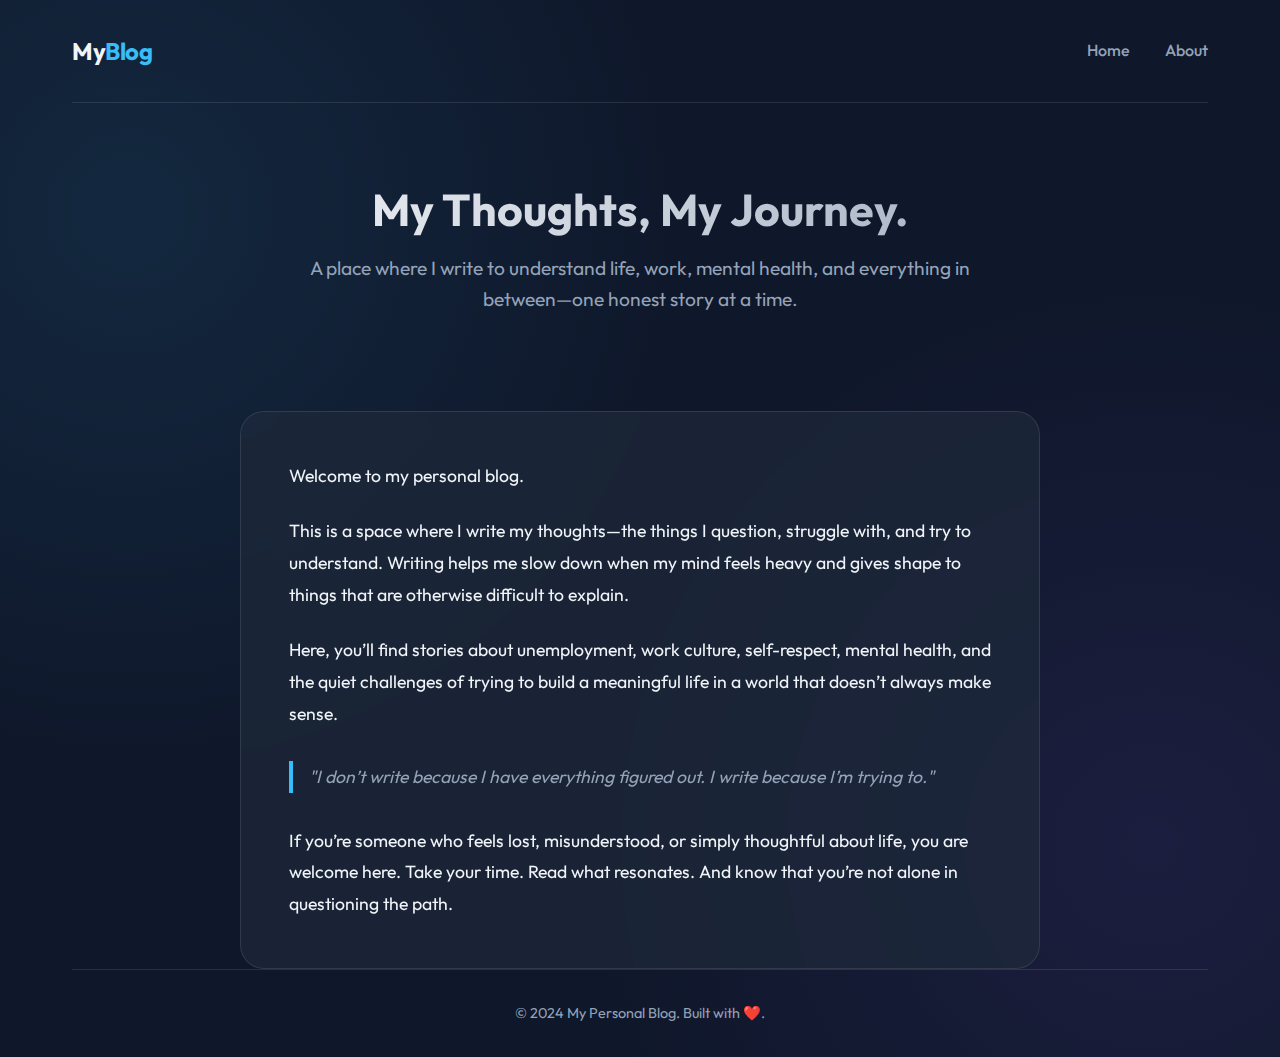
<file: posts/welcome.html>
<!DOCTYPE html>
<html lang="en">

<head>
    <meta charset="UTF-8">
    <meta name="viewport" content="width=device-width, initial-scale=1.0">
    <title>Welcome - My Personal Blog</title>
    <link rel="stylesheet" href="../css/style.css">

    <!-- Google Analytics -->
    <script async src="https://www.googletagmanager.com/gtag/js?id=G-RGNS467E7T"></script>
    <script>
        window.dataLayer = window.dataLayer || [];
        function gtag() { dataLayer.push(arguments); }
        gtag('js', new Date());
        gtag('config', 'G-RGNS467E7T');
    </script>

    <!-- SEO Meta Tags -->
    <meta name="description"
        content="Welcome to my personal blog - A space for honest stories about life, work, and mental health.">
    <link rel="canonical" href="https://shoaeeb.github.io/MyPersonalBlog/posts/welcome.html">

    <!-- Open Graph -->
    <meta property="og:type" content="article">
    <meta property="og:url" content="https://shoaeeb.github.io/MyPersonalBlog/posts/welcome.html">
    <meta property="og:title" content="Welcome - My Personal Blog">
    <meta property="og:description"
        content="Welcome to my personal blog - A space for honest stories about life, work, and mental health.">
    <meta property="og:image" content="https://shoaeeb.github.io/MyPersonalBlog/assets/og-image.jpg">
</head>

<body>

    <div class="container">
        <header>
            <a href="../index.html" class="logo">My<span>Blog</span></a>
            <nav>
                <a href="../index.html">Home</a>
                <a href="../about.html">About</a>
            </nav>
        </header>

        <!-- Hero / Welcome Section -->
        <section class="hero" style="margin-top: 3rem; text-align: center;">
            <h1 style="font-size: 2.8rem; margin-bottom: 1rem; line-height: 1.2;">
                My Thoughts, My Journey.
            </h1>
            <p style="color: var(--text-secondary); font-size: 1.2rem; max-width: 700px; margin: 0 auto;">
                A place where I write to understand life, work, mental health, and everything in between—one honest
                story at a time.
            </p>
        </section>

        <!-- Welcome Content -->
        <section class="about-section" style="margin-top: 4rem;">
            <div class="blog-content"
                style="color: var(--text-primary); line-height: 1.8; font-size: 1.1rem; max-width: 800px; margin: 0 auto;">

                <p style="margin-bottom: 1.5rem;">
                    Welcome to my personal blog.
                </p>

                <p style="margin-bottom: 1.5rem;">
                    This is a space where I write my thoughts—the things I question, struggle with, and try to
                    understand.
                    Writing helps me slow down when my mind feels heavy and gives shape to things that are otherwise
                    difficult to explain.
                </p>

                <p style="margin-bottom: 1.5rem;">
                    Here, you’ll find stories about unemployment, work culture, self-respect, mental health, and the
                    quiet challenges of trying to
                    build a meaningful life in a world that doesn’t always make sense.
                </p>

                <blockquote
                    style="border-left: 4px solid var(--accent-color); padding-left: 1rem; font-style: italic; color: var(--text-secondary); margin: 2rem 0;">
                    "I don’t write because I have everything figured out. I write because I’m trying to."
                </blockquote>

                <p>
                    If you’re someone who feels lost, misunderstood, or simply thoughtful about life, you are welcome
                    here.
                    Take your time. Read what resonates. And know that you’re not alone in questioning the path.
                </p>
            </div>
        </section>

        <footer>
            <p>&copy; 2024 My Personal Blog. Built with ❤️.</p>
        </footer>
    </div>

</body>

</html>
</file>
<file: css/style.css>
/* 
   Theme: Premium Dark Glassmorphism
   Font: 'Outfit', sans-serif
*/

@import url('https://fonts.googleapis.com/css2?family=Outfit:wght@300;400;500;600;700&display=swap');

:root {
    --bg-color: #0f172a;
    --card-bg: rgba(30, 41, 59, 0.7);
    --card-border: rgba(255, 255, 255, 0.1);
    --text-primary: #f1f5f9;
    --text-secondary: #94a3b8;
    --accent-color: #38bdf8;
    --accent-glow: rgba(56, 189, 248, 0.3);
    --glass-blur: blur(12px);
    --transition: all 0.3s ease;
}

* {
    margin: 0;
    padding: 0;
    box-sizing: border-box;
}

body {
    font-family: 'Outfit', sans-serif;
    background-color: var(--bg-color);
    color: var(--text-primary);
    line-height: 1.6;
    background-image: 
        radial-gradient(circle at 10% 20%, rgba(56, 189, 248, 0.1) 0%, transparent 40%),
        radial-gradient(circle at 90% 80%, rgba(139, 92, 246, 0.1) 0%, transparent 40%);
    min-height: 100vh;
}

/* Layout */
.container {
    max-width: 1200px;
    margin: 0 auto;
    padding: 0 2rem;
}

/* Header */
header {
    padding: 2rem 0;
    display: flex;
    justify-content: space-between;
    align-items: center;
    border-bottom: 1px solid var(--card-border);
    margin-bottom: 3rem;
}

.logo {
    font-size: 1.5rem;
    font-weight: 700;
    color: var(--text-primary);
    text-decoration: none;
    letter-spacing: -0.5px;
}

.logo span {
    color: var(--accent-color);
}

nav a {
    color: var(--text-secondary);
    text-decoration: none;
    margin-left: 2rem;
    font-weight: 500;
    transition: var(--transition);
}

nav a:hover, nav a.active {
    color: var(--accent-color);
}

/* Hero Section */
.hero {
    text-align: center;
    margin-bottom: 4rem;
    padding: 2rem 0;
}

.hero h1 {
    font-size: 3.5rem;
    font-weight: 700;
    margin-bottom: 1rem;
    background: linear-gradient(to right, #fff, #94a3b8);
    -webkit-background-clip: text;
    -webkit-text-fill-color: transparent;
}

.hero p {
    color: var(--text-secondary);
    font-size: 1.2rem;
    max-width: 600px;
    margin: 0 auto;
}

/* Search Bar */
.search-container {
    max-width: 500px;
    margin: 0 auto 4rem;
    position: relative;
}

#search-input {
    width: 100%;
    padding: 1rem 1.5rem;
    border-radius: 50px;
    border: 1px solid var(--card-border);
    background: var(--card-bg);
    color: var(--text-primary);
    font-family: inherit;
    font-size: 1rem;
    backdrop-filter: var(--glass-blur);
    transition: var(--transition);
    outline: none;
}

#search-input:focus {
    border-color: var(--accent-color);
    box-shadow: 0 0 20px var(--accent-glow);
}

/* Blog Grid */
.blog-grid {
    display: grid;
    grid-template-columns: repeat(auto-fill, minmax(320px, 1fr));
    gap: 2rem;
    margin-bottom: 4rem;
}

.blog-card {
    background: var(--card-bg);
    border: 1px solid var(--card-border);
    border-radius: 16px;
    padding: 2rem;
    backdrop-filter: var(--glass-blur);
    transition: var(--transition);
    cursor: pointer;
    display: flex;
    flex-direction: column;
    text-decoration: none;
    color: inherit;
    position: relative;
    overflow: hidden;
}

.blog-card::before {
    content: '';
    position: absolute;
    top: 0;
    left: 0;
    width: 100%;
    height: 4px;
    background: linear-gradient(90deg, var(--accent-color), transparent);
    opacity: 0;
    transition: var(--transition);
}

.blog-card:hover {
    transform: translateY(-5px);
    box-shadow: 0 10px 30px -10px rgba(0, 0, 0, 0.5);
    border-color: rgba(255, 255, 255, 0.2);
}

.blog-card:hover::before {
    opacity: 1;
}

.blog-date {
    font-size: 0.875rem;
    color: var(--accent-color);
    margin-bottom: 0.5rem;
    font-weight: 500;
}

.blog-title {
    font-size: 1.5rem;
    font-weight: 600;
    margin-bottom: 1rem;
    line-height: 1.3;
}

.blog-preview {
    color: var(--text-secondary);
    font-size: 1rem;
    margin-bottom: 1.5rem;
    flex-grow: 1;
}

.read-more {
    font-size: 0.9rem;
    font-weight: 600;
    color: var(--text-primary);
    display: flex;
    align-items: center;
    gap: 0.5rem;
}

.read-more::after {
    content: '→';
    transition: transform 0.3s ease;
}

.blog-card:hover .read-more::after {
    transform: translateX(5px);
}

/* Pagination */
.pagination {
    display: flex;
    justify-content: center;
    gap: 1rem;
    margin-bottom: 4rem;
}

.page-btn {
    padding: 0.75rem 1.5rem;
    border-radius: 8px;
    border: 1px solid var(--card-border);
    background: var(--card-bg);
    color: var(--text-primary);
    cursor: pointer;
    font-family: inherit;
    font-weight: 500;
    transition: var(--transition);
}

.page-btn:hover:not(:disabled) {
    background: rgba(255, 255, 255, 0.1);
    border-color: var(--accent-color);
}

.page-btn:disabled {
    opacity: 0.5;
    cursor: not-allowed;
}

/* Footer */
footer {
    text-align: center;
    padding: 2rem 0;
    border-top: 1px solid var(--card-border);
    color: var(--text-secondary);
    font-size: 0.9rem;
}

/* About Page Styles */
.about-section {
    max-width: 800px;
    margin: 0 auto;
    background: var(--card-bg);
    border: 1px solid var(--card-border);
    border-radius: 24px;
    padding: 3rem;
    backdrop-filter: var(--glass-blur);
}

.about-header {
    display: flex;
    align-items: center;
    gap: 2rem;
    margin-bottom: 2rem;
}

.profile-img {
    width: 120px;
    height: 120px;
    border-radius: 50%;
    background: linear-gradient(45deg, var(--accent-color), #8b5cf6);
    display: flex;
    align-items: center;
    justify-content: center;
    font-size: 3rem;
    font-weight: 700;
    color: white;
}

.about-content h2 {
    font-size: 2rem;
    margin-bottom: 1rem;
}

.about-content p {
    color: var(--text-secondary);
    margin-bottom: 1.5rem;
}

/* Responsive */
@media (max-width: 768px) {
    .hero h1 {
        font-size: 2.5rem;
    }
    
    .about-header {
        flex-direction: column;
        text-align: center;
    }
}
</file>
